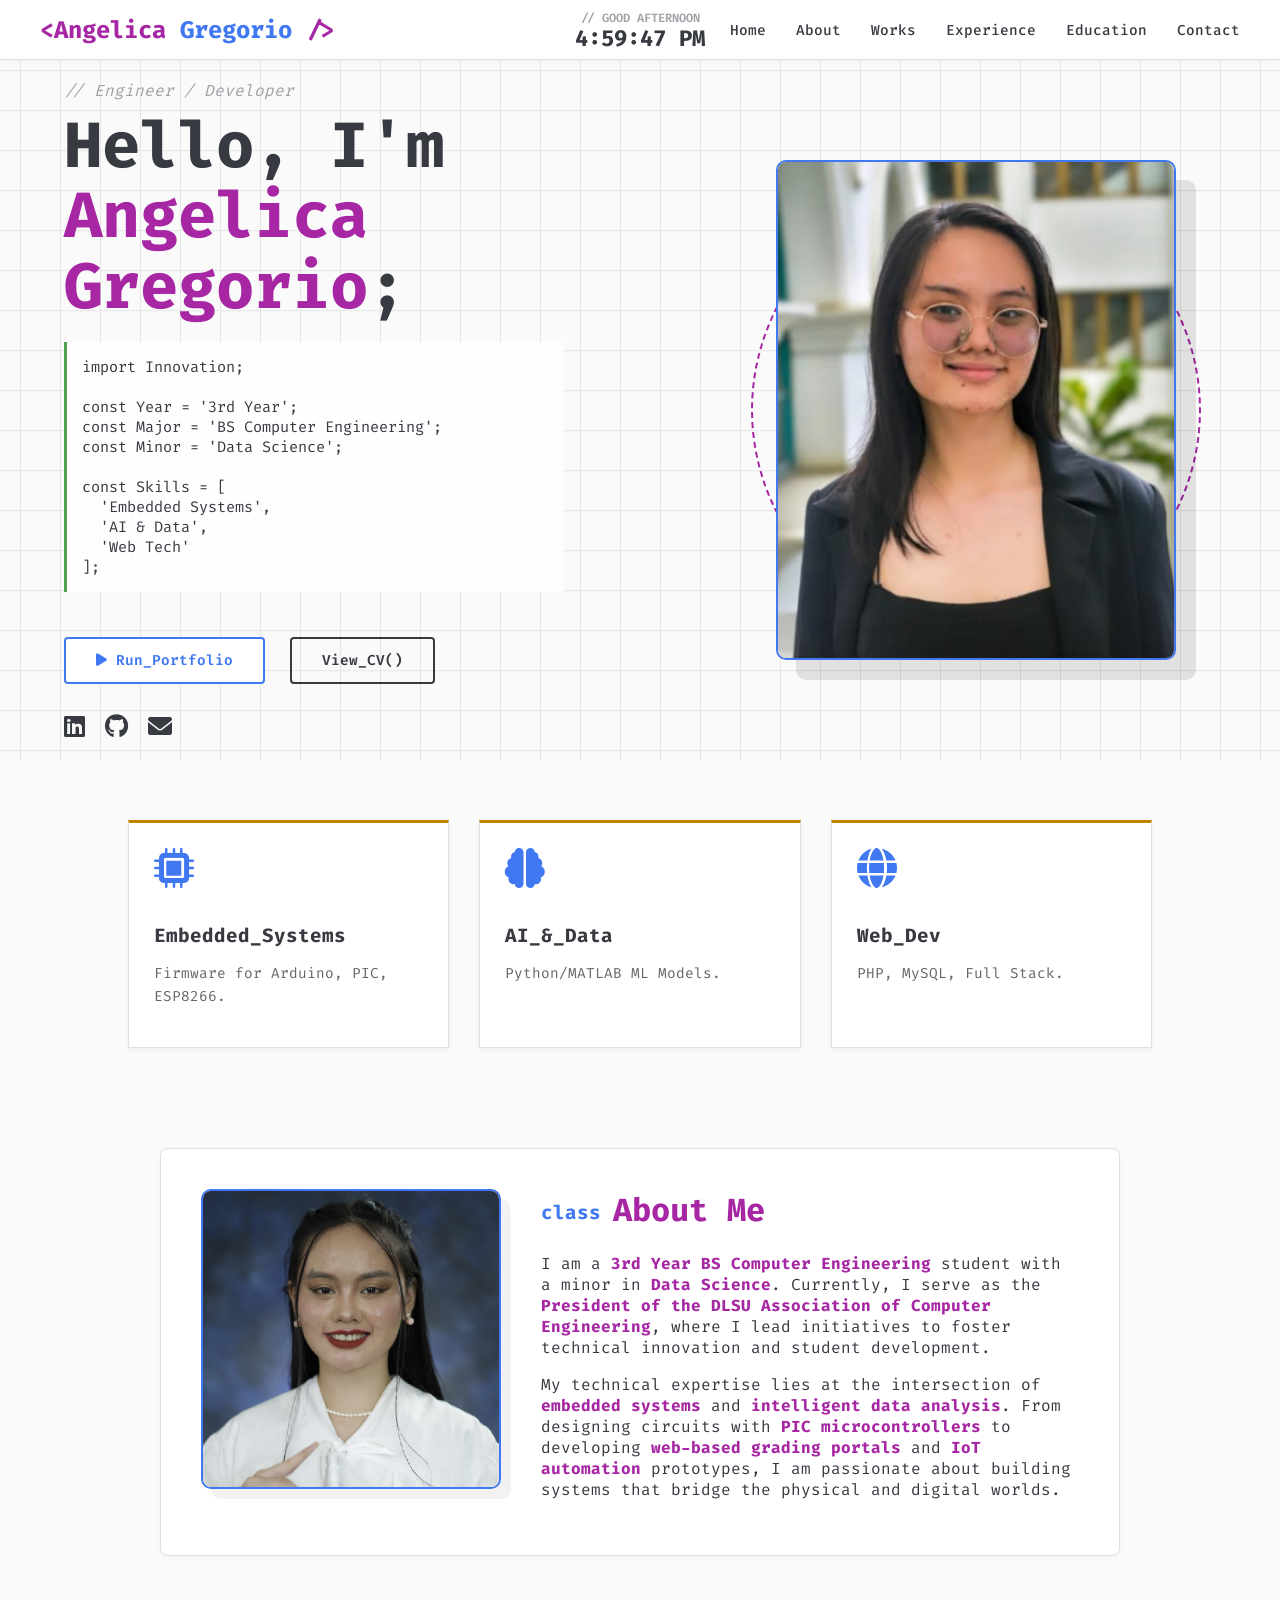
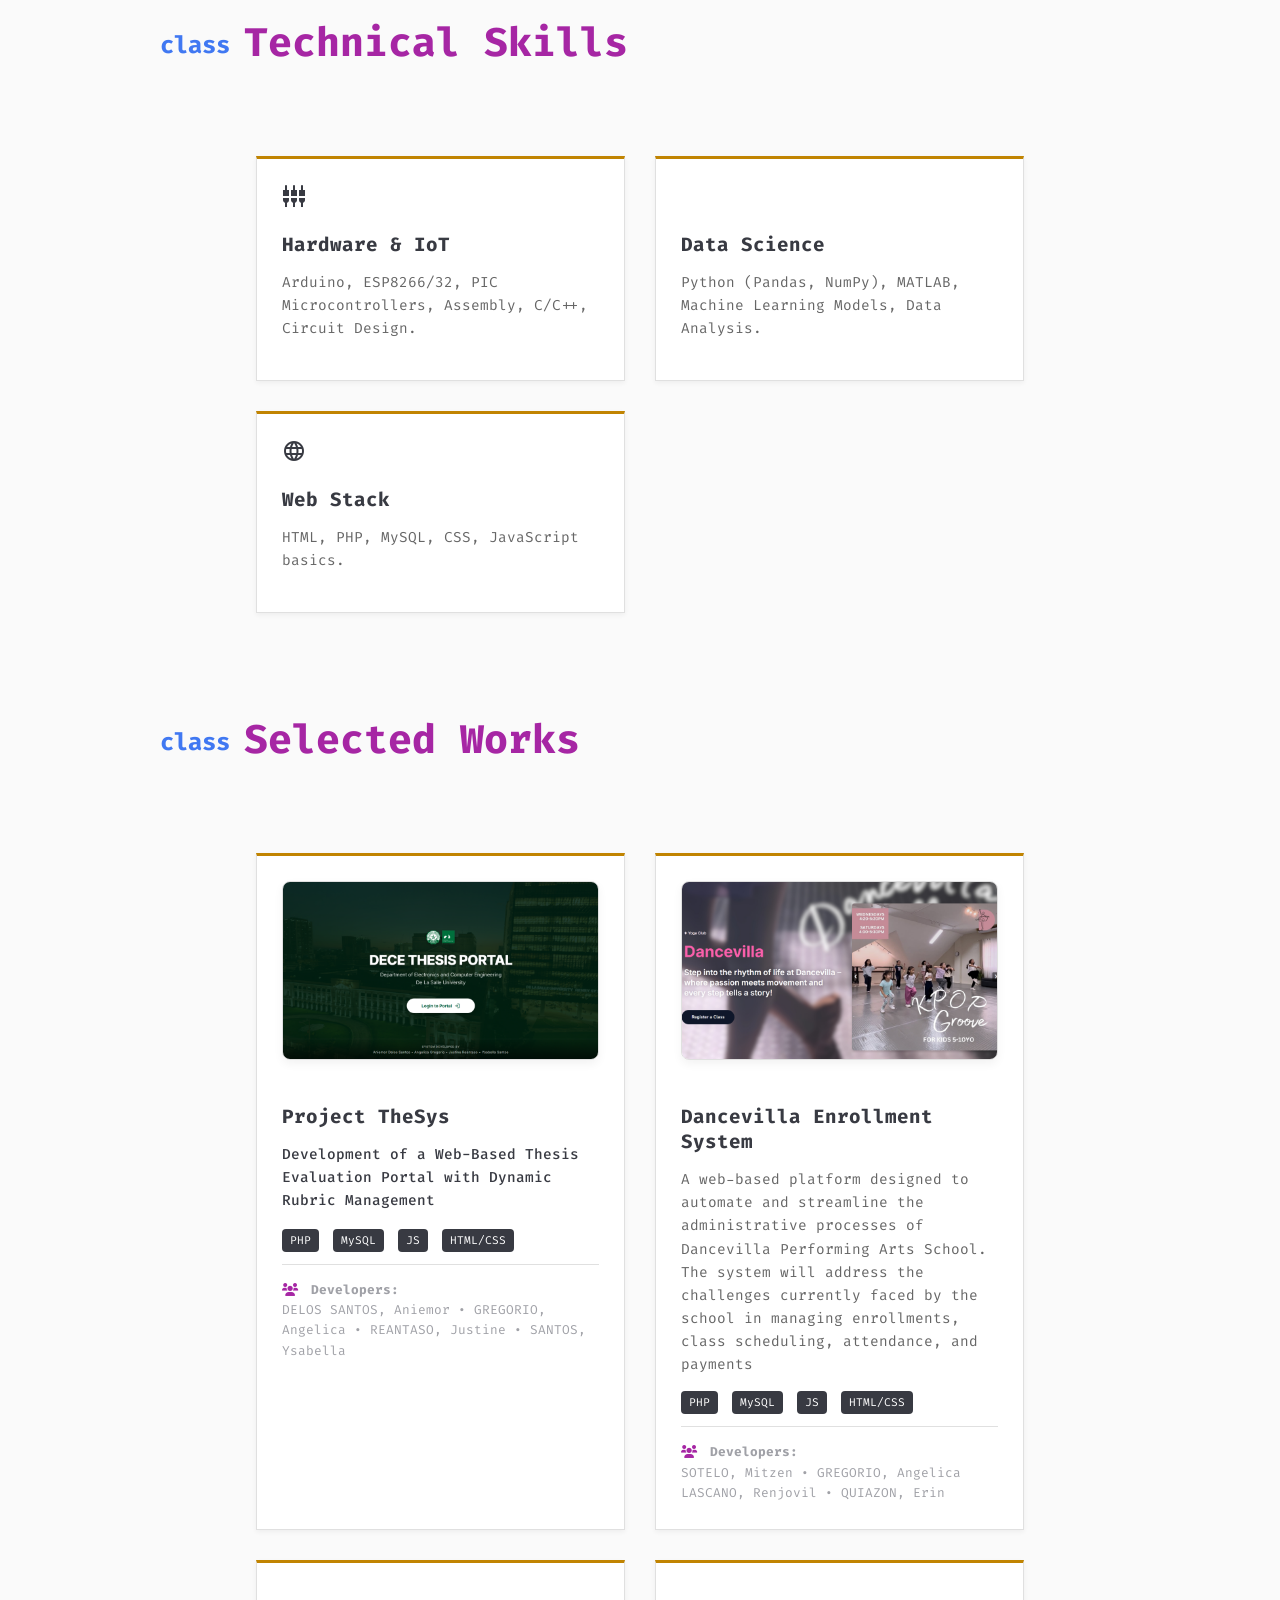
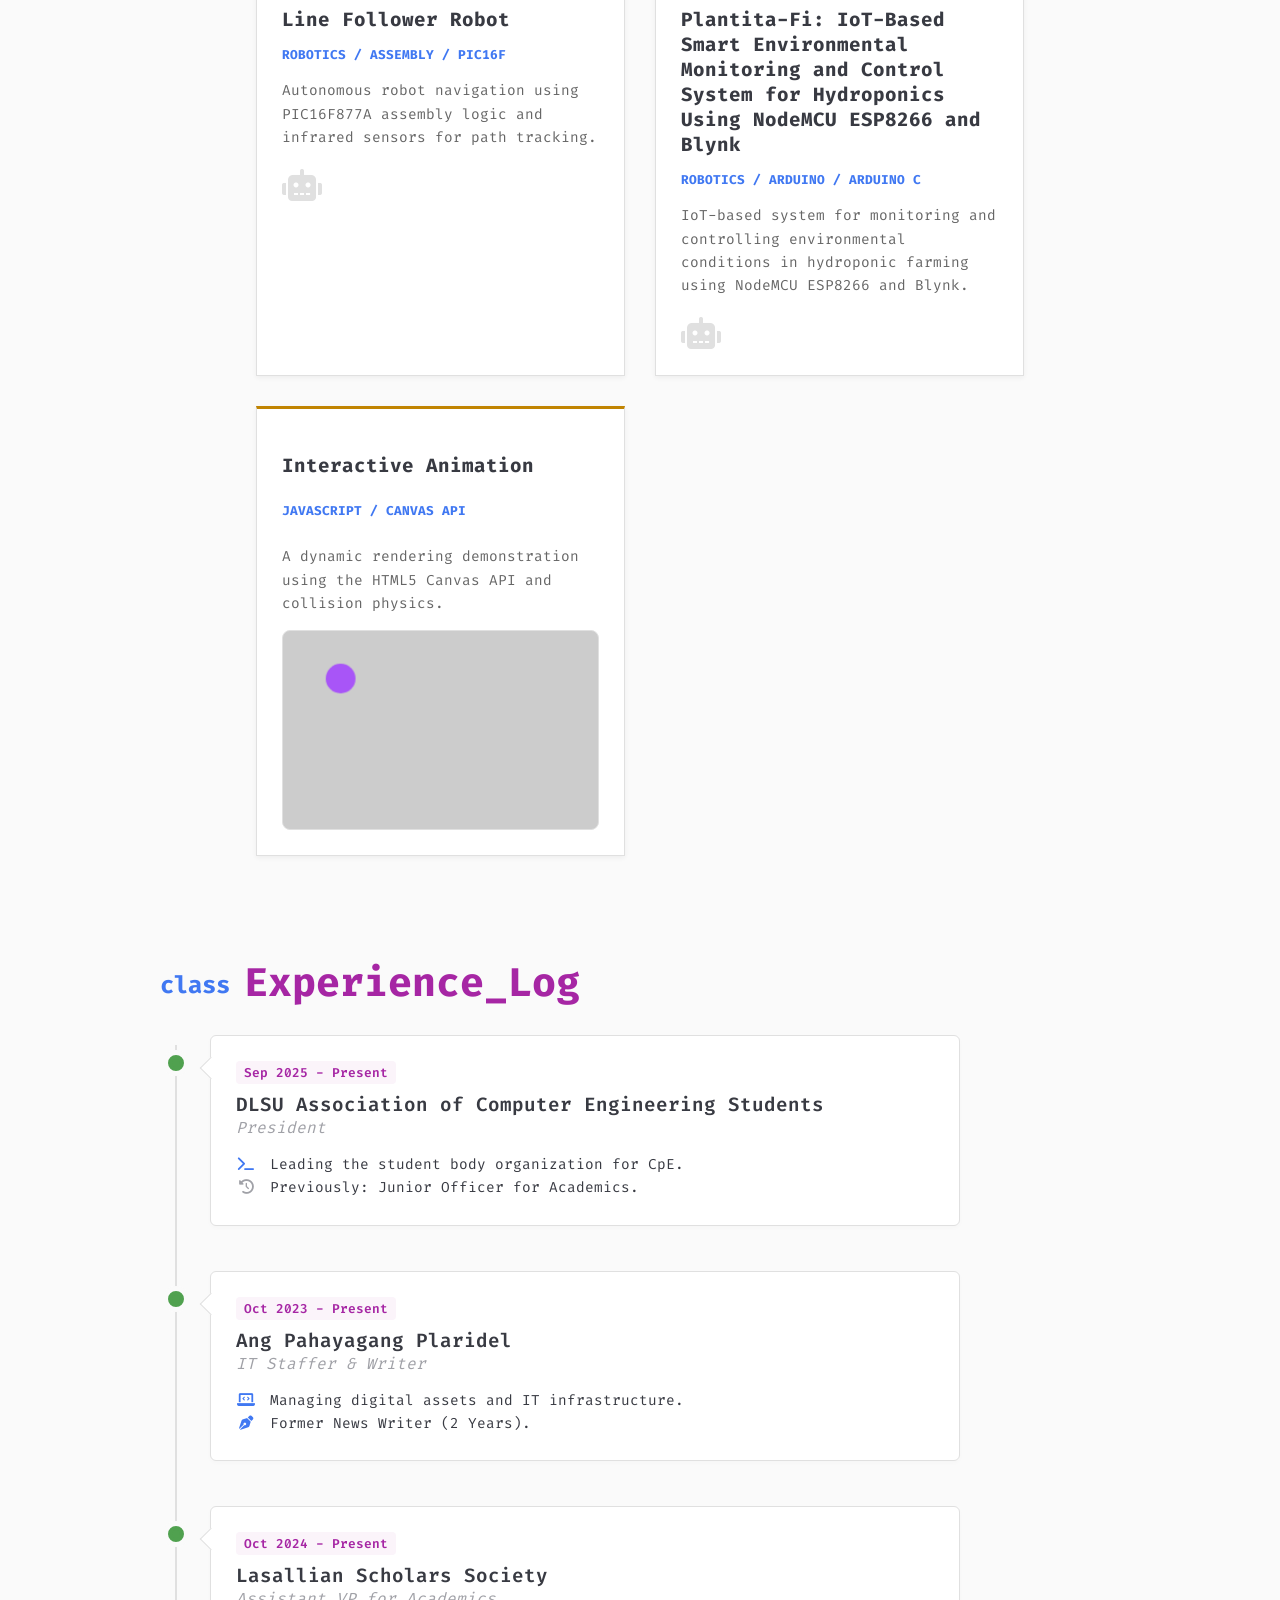
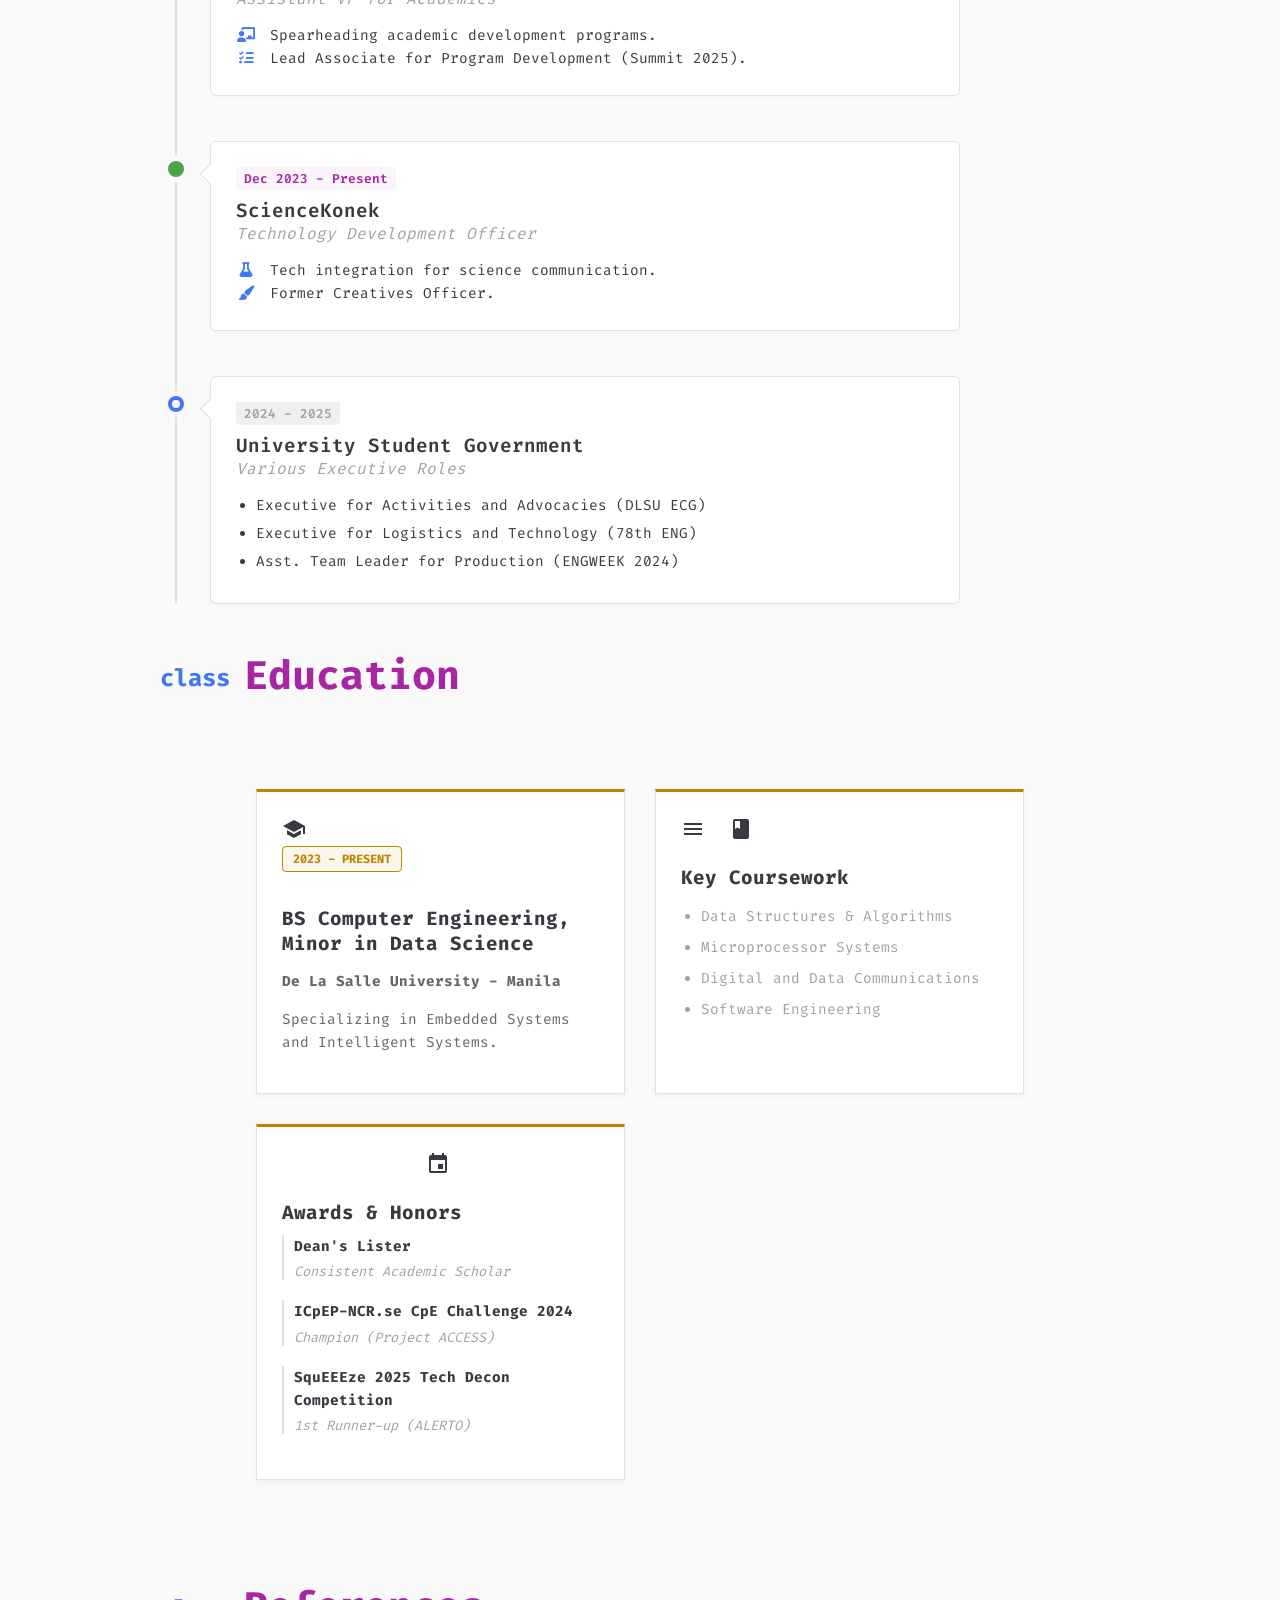
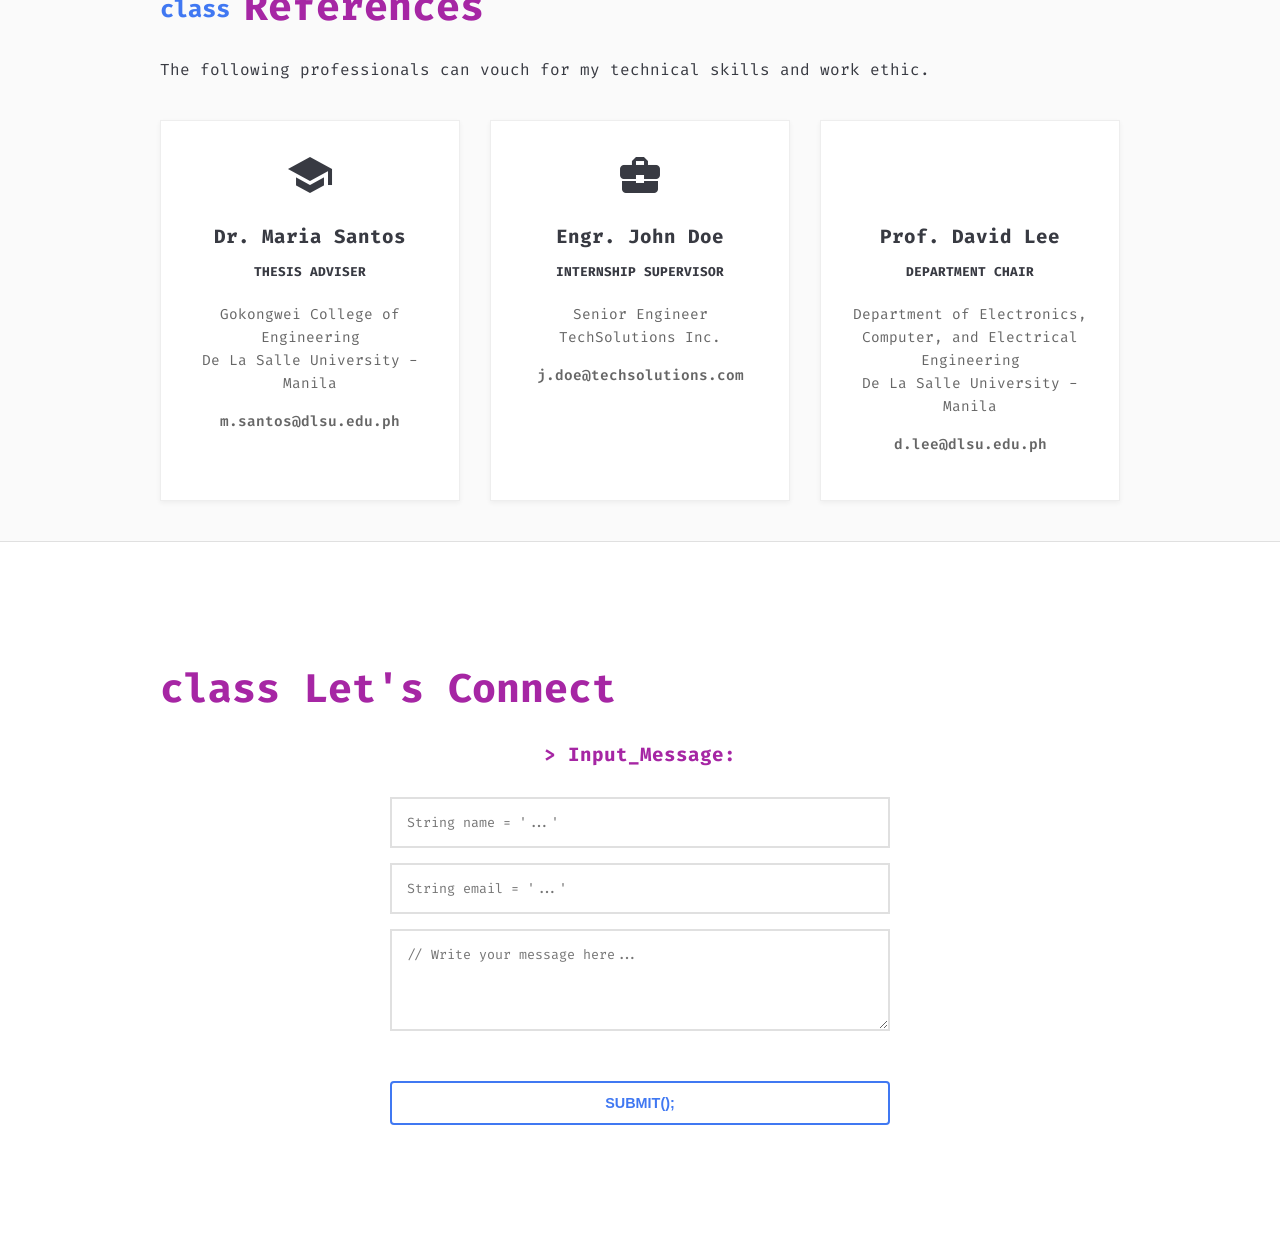
<file: index.html>
<!DOCTYPE html>
<html lang="en">

<head>
    <meta charset="UTF-8">
    <meta name="viewport" content="width=device-width, initial-scale=1.0">
    <title>Angelica Gregorio | Portfolio</title>
    <link rel="stylesheet" href="css/style.css">
</head>

<body class="main-scroller">

    <nav class="menu-body">
        
        <a href="#home" class="logo">&lt;Angelica <span>Gregorio</span> /&gt;</a>

        <div class="sidebar-status">
            <span id="greeting-display" class="status-greeting">// Loading...</span>
            <span id="clock-display" class="status-clock">00:00:00</span>
        </div>

        <ul class="nav-links">
            <li><a href="#home">Home</a></li>
            <li><a href="#about">About</a></li>
            <li><a href="#works">Works</a></li>
            <li><a href="#experience">Experience</a></li>
            <li><a href="#education">Education</a></li>
            <li><a href="#contact-section">Contact</a></li>
        </ul>
    </nav>

    <main class="content-area">

        <div id="home-content"></div>
        <div id="about-content"></div>
        <div id="works-content"></div>
        <div id="experience-content"></div>
        <div id="education-content"></div>
        <div id="references-content"></div>

        <div id="contact-section" class="contact-section">
            <div class="page-wrapper">
                <h1 id="connect-header" class="title">
                    <span class="keyword">class</span> Let's Connect
                </h1>
                <h3 class="contact-subtitle">
                    > Input_Message:
                </h3>

                <form id="personalForm" class="contact-form" action="https://formsubmit.co/gregorioangelica653@gmail.com" method="POST">
                    <input type="hidden" name="_subject" value="New Message from Portfolio">
                    <input type="hidden" name="_captcha" value="false">
                    <input type="text" id="userName" name="name" placeholder="String name = '...'" required />
                    <input type="email" id="userEmail" name="email" placeholder="String email = '...'" required />
                    <textarea id="userMsg" name="message" rows="4" placeholder="// Write your message here..." required></textarea>
                    <button type="submit" class="btn-black btn-block">SUBMIT();</button>
                </form>
            </div>
        </div>

    </main>

    <script src="js/animation.js"></script> 
    <script src="js/app.js"></script>
</body>
</html>
</file>
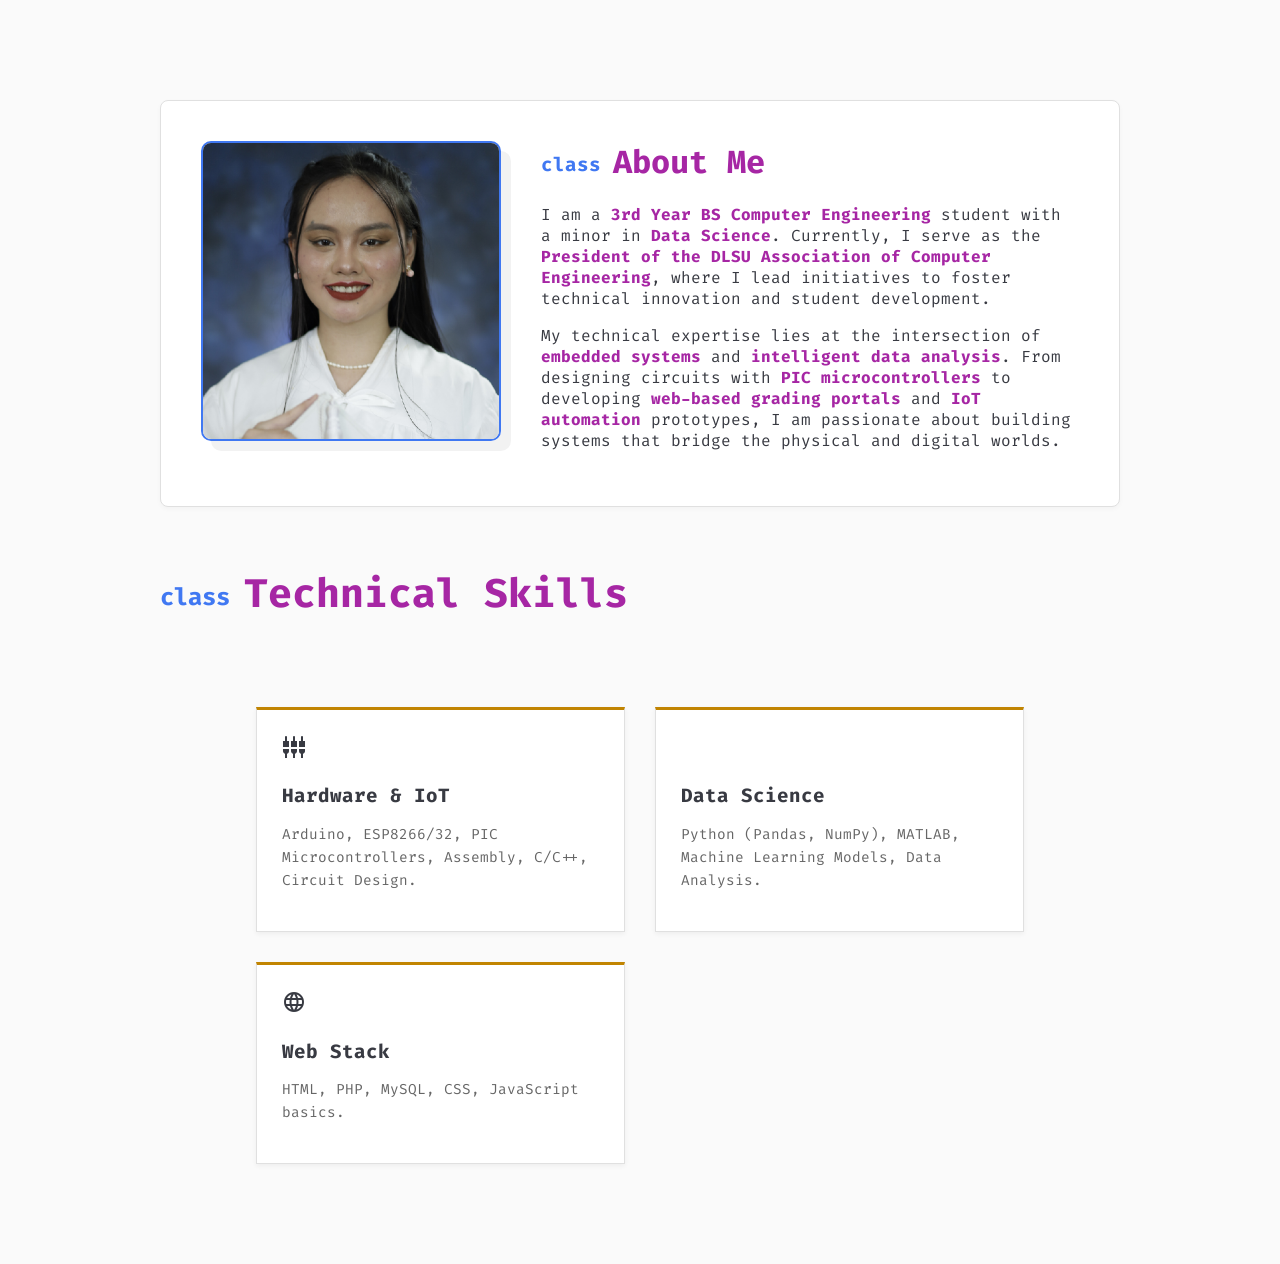
<file: about.html>
<!DOCTYPE html>
<html lang="en">
<head>
    <meta charset="UTF-8">
    <meta name="viewport" content="width=device-width, initial-scale=1.0">
    <title>Portfolio</title>
    <link rel="stylesheet" href="css/style.css">
    <link href="https://fonts.googleapis.com/icon?family=Material+Icons" rel="stylesheet">
</head>
<body>
    <div class="page-wrapper">
        
        <div class="about-section">
            <div class="about-image">
                <img src="img/grad-pic.png" alt="Profile Picture">
            </div>

            <div class="about-text">
                <h1 class="page-title">About Me</h1>
                <p>
                    I am a <strong>3rd Year BS Computer Engineering</strong> student with a minor in <strong>Data Science</strong>. 
                    Currently, I serve as the <strong>President of the DLSU Association of Computer Engineering</strong>, 
                    where I lead initiatives to foster technical innovation and student development.
                </p>
                <p>
                    My technical expertise lies at the intersection of <strong>embedded systems</strong> and <strong>intelligent data analysis</strong>. 
                    From designing circuits with <strong>PIC microcontrollers</strong> to developing <strong>web-based grading portals</strong> and 
                    <strong>IoT automation</strong> prototypes, I am passionate about building systems that bridge the physical and digital worlds.
                </p>
            </div>
        </div>

        <h1 class="page-title">Technical Skills</h1>
        
        <div class="services-section">
            
            <div class="service-item">
                <div class="icon-box">
                    <span class="material-icons">settings_input_component</span>
                </div>
                <h3>Hardware & IoT</h3>
                <p>Arduino, ESP8266/32, PIC Microcontrollers, Assembly, C/C++, Circuit Design.</p>
            </div>

            <div class="service-item">
                <div class="icon-box">
                    <span class="material-icons">analytics</span>
                </div>
                <h3>Data Science</h3>
                <p>Python (Pandas, NumPy), MATLAB, Machine Learning Models, Data Analysis.</p>
            </div>

            <div class="service-item">
                <div class="icon-box">
                    <span class="material-icons">language</span>
                </div>
                <h3>Web Stack</h3>
                <p>HTML, PHP, MySQL, CSS, JavaScript basics.</p>
            </div>

        </div>
    </div>
</body>
</html>
</file>
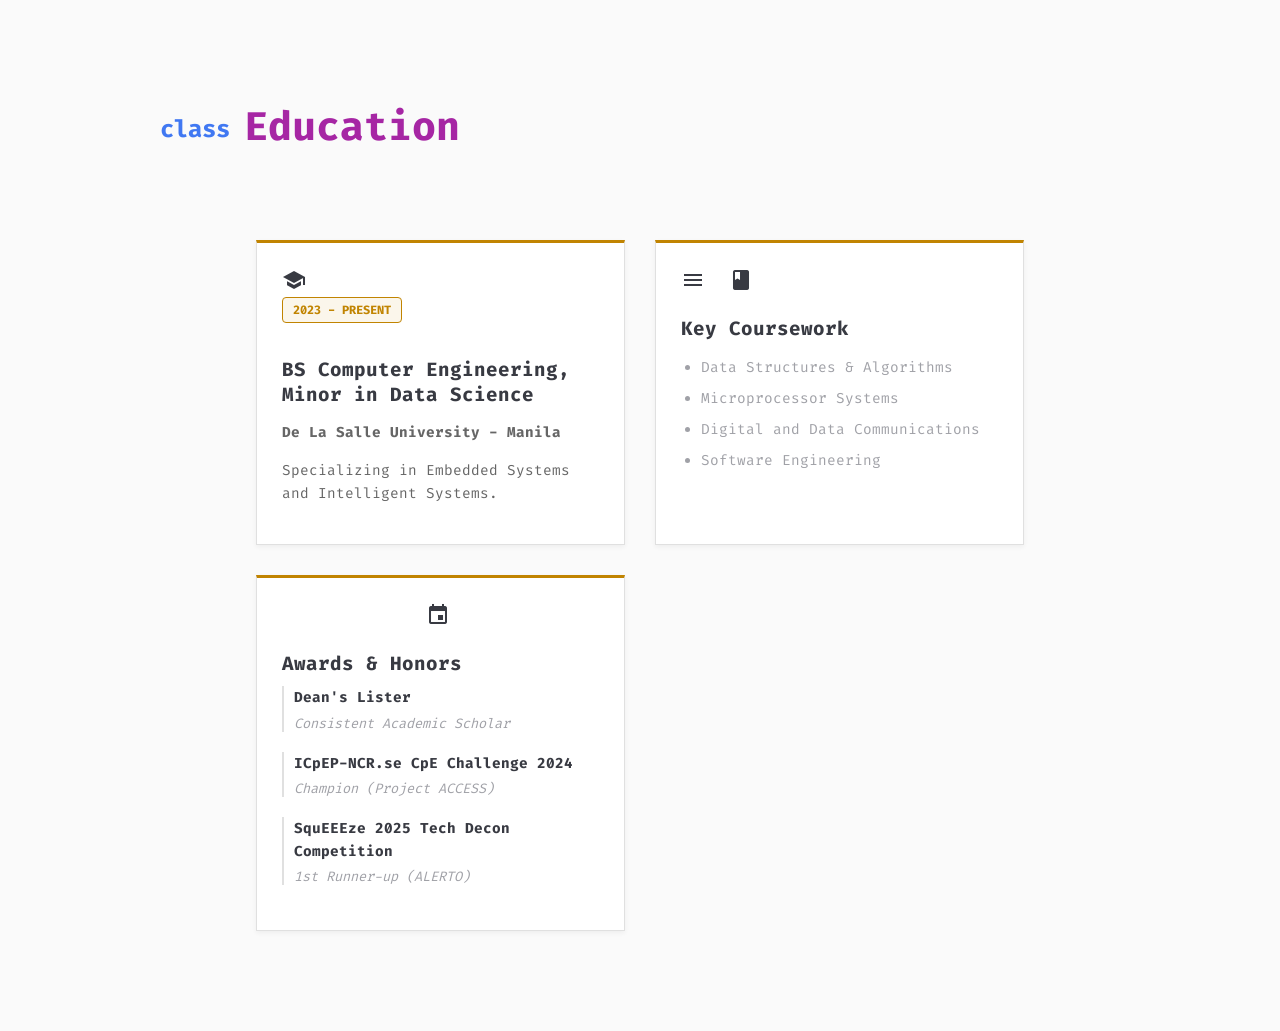
<file: education.html>
<!DOCTYPE html>
<html lang="en">
<head>
    <meta charset="UTF-8">
    <meta name="viewport" content="width=device-width, initial-scale=1.0">
    <title>Education</title>
    <link rel="stylesheet" href="css/style.css">
    <link href="https://fonts.googleapis.com/icon?family=Material+Icons" rel="stylesheet">
</head>
<body>
    <div class="page-wrapper">
        <h1 class="page-title">Education</h1>
        
        <div class="services-section">
            
            <div class="service-item relative-item">
                <div class="icon-box">
                    <span class="material-icons">school</span>
                </div>
                <span class="date-badge">2023 - PRESENT</span>
                
                <h3>BS Computer Engineering, Minor in Data Science</h3>
                <p class="highlight-text">De La Salle University - Manila</p>
                <p>Specializing in Embedded Systems and Intelligent Systems.</p>
            </div>

            <div class="service-item">
                <div class="icon-box">
                    <span class="material-icons">menu_book</span>
                </div>
                <h3>Key Coursework</h3>
                <ul class="course-list">
                    <li>Data Structures & Algorithms</li>
                    <li>Microprocessor Systems</li>
                    <li>Digital and Data Communications</li>
                    <li>Software Engineering</li>
                </ul>
            </div>

            <div class="service-item">
                <div class="icon-box">
                    <span class="material-icons">emoji_events</span>
                </div>
                <h3>Awards & Honors</h3>
                
                <div class="award-item">
                    <p><strong>Dean's Lister</strong></p>
                    <span class="award-meta">Consistent Academic Scholar</span>
                </div>
                
                <div class="award-item">
                    <p><strong>ICpEP-NCR.se CpE Challenge 2024</strong></p>
                    <span class="award-meta">Champion (Project ACCESS)</span>
                </div>

                <div class="award-item">
                    <p><strong>SquEEEze 2025 Tech Decon Competition</strong></p>
                    <span class="award-meta">1st Runner-up (ALERTO)</span>
                </div>
            </div>

        </div>
    </div>
</body>
</html>
</file>
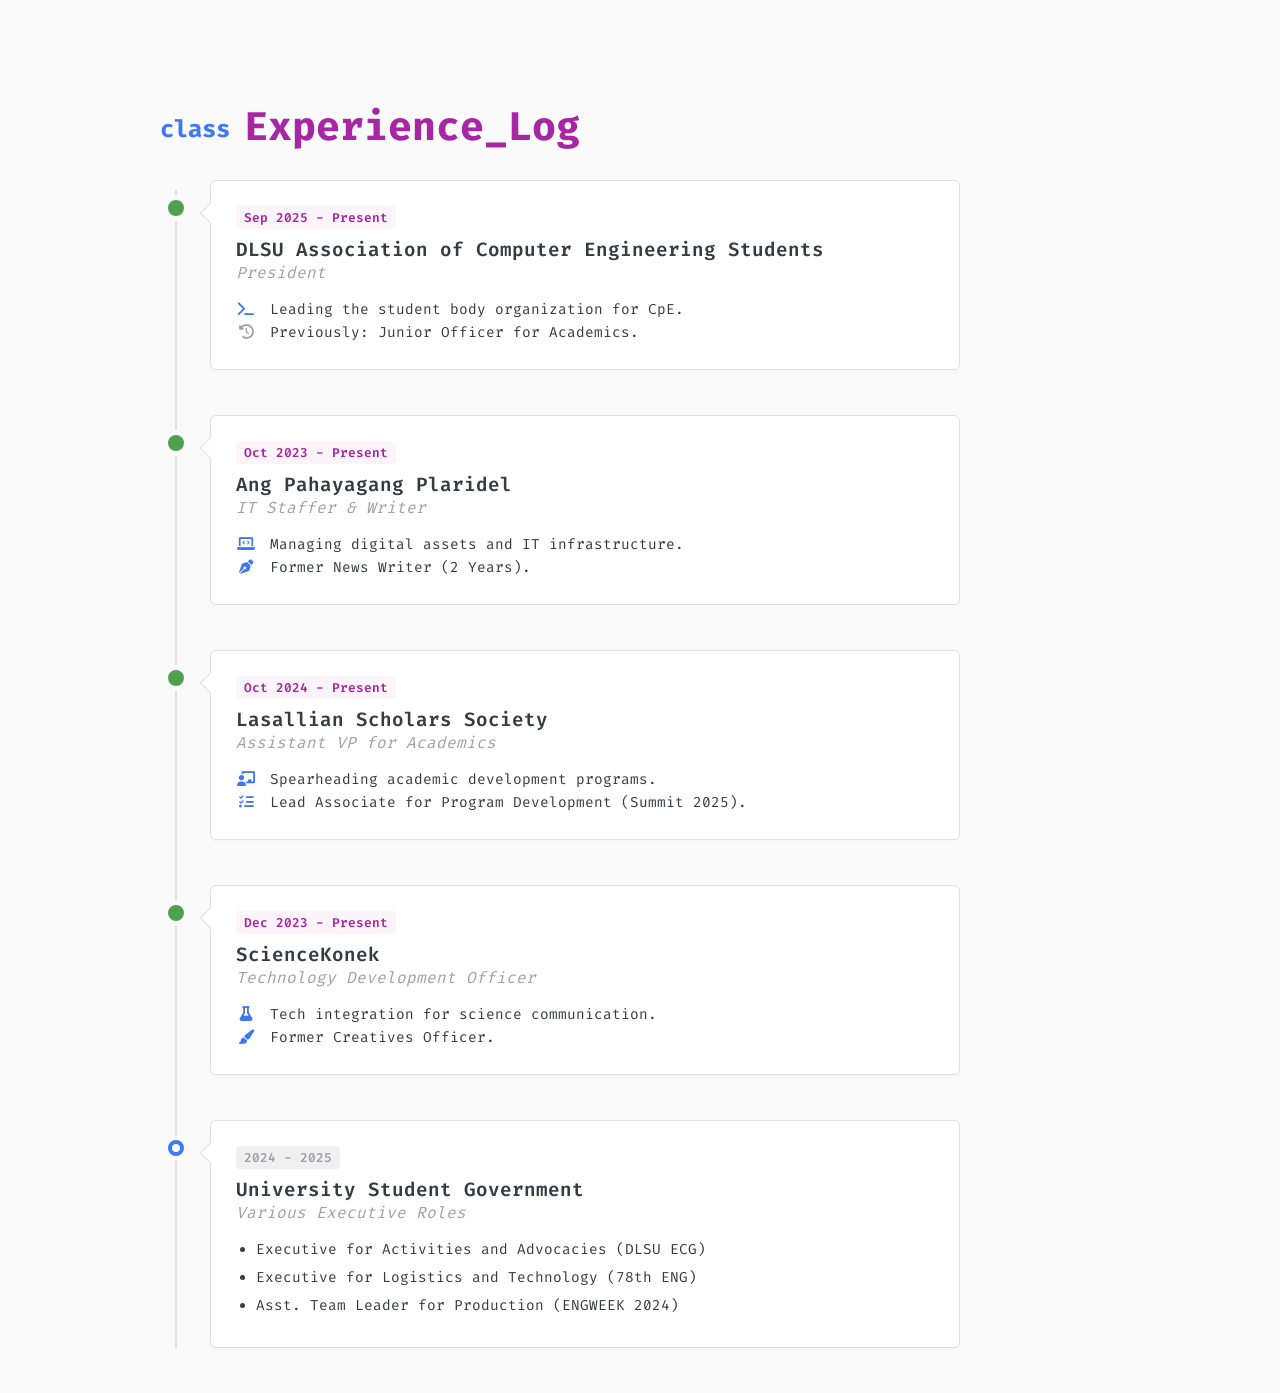
<file: experience.html>
<!DOCTYPE html>
<html lang="en">
<head>
    <meta charset="UTF-8">
    <meta name="viewport" content="width=device-width, initial-scale=1.0">
    <title>Experience Log</title>
    <link rel="stylesheet" href="css/style.css">
    <link rel="stylesheet" href="https://cdnjs.cloudflare.com/ajax/libs/font-awesome/6.0.0/css/all.min.css">
</head>

<body>
    <div class="page-wrapper">
        <h1 class="page-title">Experience_Log</h1>

        <div class="timeline-container">

            <div class="timeline-item present">
                <div class="timeline-marker"></div>
                <div class="timeline-card">
                    <span class="timeline-date">Sep 2025 - Present</span>
                    <h3 class="timeline-org">DLSU Association of Computer Engineering Students</h3>
                    <div class="timeline-role">President</div>
                    <div class="timeline-desc">
                        <i class="fas fa-terminal"></i> Leading the student body organization for CpE.<br>
                        <i class="fas fa-history muted-icon"></i> Previously: Junior Officer for Academics.
                    </div>
                </div>
            </div>

            <div class="timeline-item present">
                <div class="timeline-marker"></div>
                <div class="timeline-card">
                    <span class="timeline-date">Oct 2023 - Present</span>
                    <h3 class="timeline-org">Ang Pahayagang Plaridel</h3>
                    <div class="timeline-role">IT Staffer & Writer</div>
                    <div class="timeline-desc">
                        <i class="fas fa-laptop-code"></i> Managing digital assets and IT infrastructure.<br>
                        <i class="fas fa-pen-nib"></i> Former News Writer (2 Years).
                    </div>
                </div>
            </div>

            <div class="timeline-item present">
                <div class="timeline-marker"></div>
                <div class="timeline-card">
                    <span class="timeline-date">Oct 2024 - Present</span>
                    <h3 class="timeline-org">Lasallian Scholars Society</h3>
                    <div class="timeline-role">Assistant VP for Academics</div>
                    <div class="timeline-desc">
                        <i class="fas fa-chalkboard-teacher"></i> Spearheading academic development programs.<br>
                        <i class="fas fa-tasks"></i> Lead Associate for Program Development (Summit 2025).
                    </div>
                </div>
            </div>

            <div class="timeline-item present">
                <div class="timeline-marker"></div>
                <div class="timeline-card">
                    <span class="timeline-date">Dec 2023 - Present</span>
                    <h3 class="timeline-org">ScienceKonek</h3>
                    <div class="timeline-role">Technology Development Officer</div>
                    <div class="timeline-desc">
                        <i class="fas fa-flask"></i> Tech integration for science communication.<br>
                        <i class="fas fa-paint-brush"></i> Former Creatives Officer.
                    </div>
                </div>
            </div>

            <div class="timeline-item">
                <div class="timeline-marker"></div>
                <div class="timeline-card">
                    <span class="timeline-date past-date">2024 - 2025</span>
                    <h3 class="timeline-org">University Student Government</h3>
                    <div class="timeline-role">Various Executive Roles</div>
                    <div class="timeline-desc">
                        <ul class="timeline-list">
                            <li>Executive for Activities and Advocacies (DLSU ECG)</li>
                            <li>Executive for Logistics and Technology (78th ENG)</li>
                            <li>Asst. Team Leader for Production (ENGWEEK 2024)</li>
                        </ul>
                    </div>
                </div>
            </div>

        </div>
    </div>
</body>
</html>
</file>
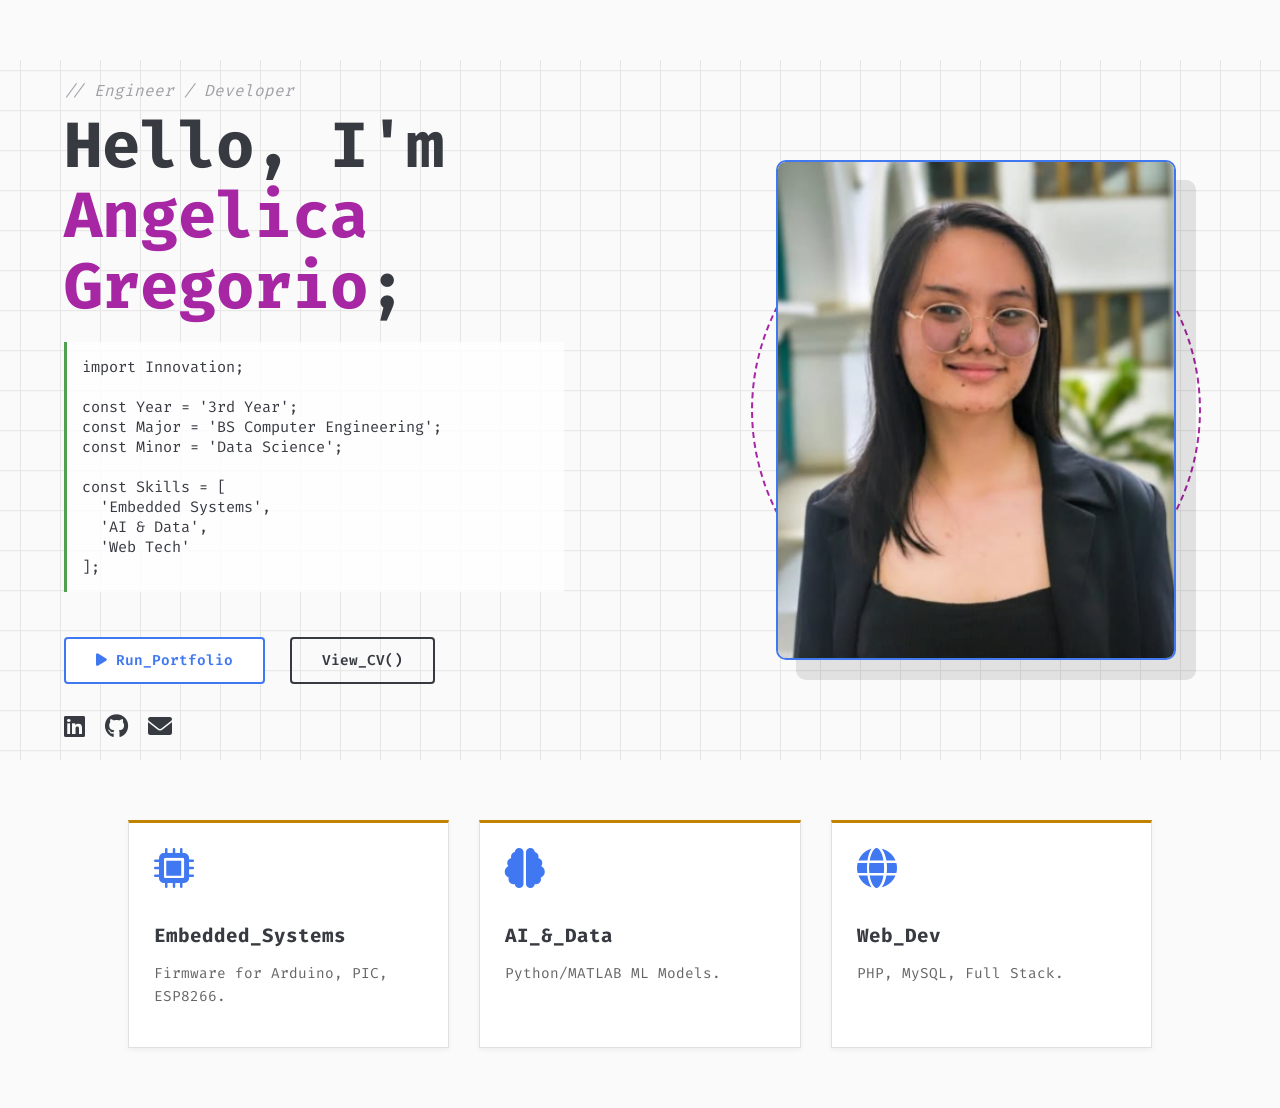
<file: home.html>
<!doctype html>
<html lang="en">

<head>
    <meta charset="UTF-8" />
    <meta name="viewport" content="width=device-width, initial-scale=1.0" />
    <title>Portfolio - Home</title>
    <link rel="stylesheet" href="css/style.css" />
    <link rel="stylesheet" href="https://cdnjs.cloudflare.com/ajax/libs/font-awesome/6.0.0/css/all.min.css" />
</head>

<body>
    <div class="hero-container">
        <div class="hero-text">
            <span class="hero-subtitle">// Engineer / Developer</span>

            <h1 class="hero-title">
                Hello, I'm <br />
                <span>Angelica Gregorio</span>;
            </h1>

            <p class="hero-desc">
                <span class="code-keyword">import</span>
                Innovation;<br />
                <br />
                <span class="code-var">const</span> Year =
                <span class="code-string">'3rd Year'</span>;<br />
                <span class="code-var">const</span> Major =
                <span class="code-string">'BS Computer Engineering'</span>;<br />
                <span class="code-var">const</span> Minor =
                <span class="code-string">'Data Science'</span>;<br />
                <br />
                <span class="code-var">const</span> Skills = [<br />
                &nbsp;&nbsp;<span class="code-string">'Embedded Systems'</span>,<br />
                &nbsp;&nbsp;<span class="code-string">'AI & Data'</span>,<br />
                &nbsp;&nbsp;<span class="code-string">'Web Tech'</span><br />
                ];
            </p>

            <div class="hero-buttons">
                <a href="works.html" target="_parent" class="btn-black">
                    <i class="fas fa-play"></i> Run_Portfolio
                </a>
                <a href="cv.html" target="_blank" class="btn-outline"> View_CV() </a>
            </div>

            <div class="social-links">
                <a href="https://www.linkedin.com/in/angelica-gregorio/" target="_blank" rel="noopener noreferrer">
                    <i class="fab fa-linkedin"></i>
                </a>

                <a href="https://github.com/angelica-gregorio" target="_blank" rel="noopener noreferrer">
                    <i class="fab fa-github"></i>
                </a>

                <a href="mailto:angelica_g_gregorio@dlsu.edu.ph">
                    <i class="fas fa-envelope"></i>
                </a>
            </div>
        </div>

        <div class="hero-image-wrapper">
            <div class="violet-blob"></div>
            <img src="img/profile.png" class="profile-img" alt="Angelica Gregorio" />
        </div>
    </div>

    <div class="services-section">
        <div class="service-item">
            <div class="icon-box"><i class="fas fa-microchip"></i></div>
            <h3>Embedded_Systems</h3>
            <p>Firmware for Arduino, PIC, ESP8266.</p>
        </div>
        <div class="service-item">
            <div class="icon-box"><i class="fas fa-brain"></i></div>
            <h3>AI_&_Data</h3>
            <p>Python/MATLAB ML Models.</p>
        </div>
        <div class="service-item">
            <div class="icon-box"><i class="fas fa-globe"></i></div>
            <h3>Web_Dev</h3>
            <p>PHP, MySQL, Full Stack.</p>
        </div>
    </div>
</body>

</html>
</file>
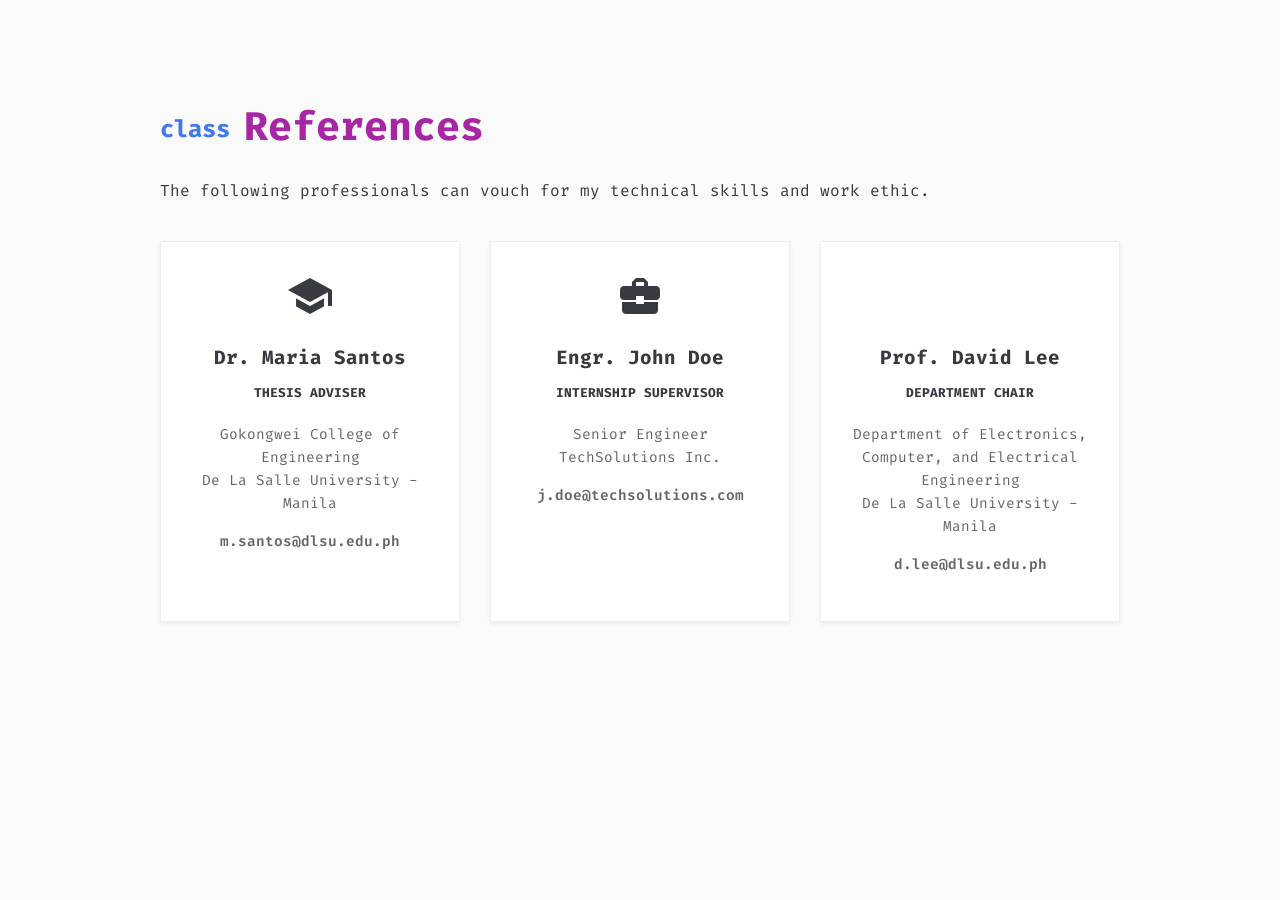
<file: references.html>
<!DOCTYPE html>
<html lang="en">
<head>
    <link rel="stylesheet" href="css/style.css">
</head>
<body>
    <div class="page-wrapper">
        <h1 class="page-title">References</h1>
        <p style="margin-bottom: 40px; color: var(--text-gray);">The following professionals can vouch for my technical skills and work ethic.</p>
        
        <div class="services-section" style="padding: 0;">
            
            <div class="service-item" style="border: 1px solid #eee; padding: 30px; text-align: center;">
                <div class="icon-box" style="margin-bottom: 20px;">
                    <span class="material-icons" style="font-size: 3rem; color: var(--text-black);">school</span>
                </div>
                <h3 style="margin-bottom: 5px;">Dr. Maria Santos</h3>
                <p style="color: var(--accent-yellow); font-weight: bold; font-size: 0.8rem; text-transform: uppercase; margin-bottom: 20px;">Thesis Adviser</p>
                <p style="font-size: 0.9rem;">
                    Gokongwei College of Engineering<br>
                    De La Salle University - Manila
                </p>
                <p style="margin-top: 15px; font-weight: 600;">m.santos@dlsu.edu.ph</p>
            </div>

            <div class="service-item" style="border: 1px solid #eee; padding: 30px; text-align: center;">
                <div class="icon-box" style="margin-bottom: 20px;">
                    <span class="material-icons" style="font-size: 3rem; color: var(--text-black);">business_center</span>
                </div>
                <h3 style="margin-bottom: 5px;">Engr. John Doe</h3>
                <p style="color: var(--accent-yellow); font-weight: bold; font-size: 0.8rem; text-transform: uppercase; margin-bottom: 20px;">Internship Supervisor</p>
                <p style="font-size: 0.9rem;">
                    Senior Engineer<br>
                    TechSolutions Inc.
                </p>
                <p style="margin-top: 15px; font-weight: 600;">j.doe@techsolutions.com</p>
            </div>

            <div class="service-item" style="border: 1px solid #eee; padding: 30px; text-align: center;">
                <div class="icon-box" style="margin-bottom: 20px;">
                    <span class="material-icons" style="font-size: 3rem; color: var(--text-black);">badge</span>
                </div>
                <h3 style="margin-bottom: 5px;">Prof. David Lee</h3>
                <p style="color: var(--accent-yellow); font-weight: bold; font-size: 0.8rem; text-transform: uppercase; margin-bottom: 20px;">Department Chair</p>
                <p style="font-size: 0.9rem;">
                    Department of Electronics, Computer, and Electrical Engineering<br>
                    De La Salle University - Manila
                </p>
                <p style="margin-top: 15px; font-weight: 600;">d.lee@dlsu.edu.ph</p>
            </div>

        </div>
    </div>
</body>
</html>
</file>
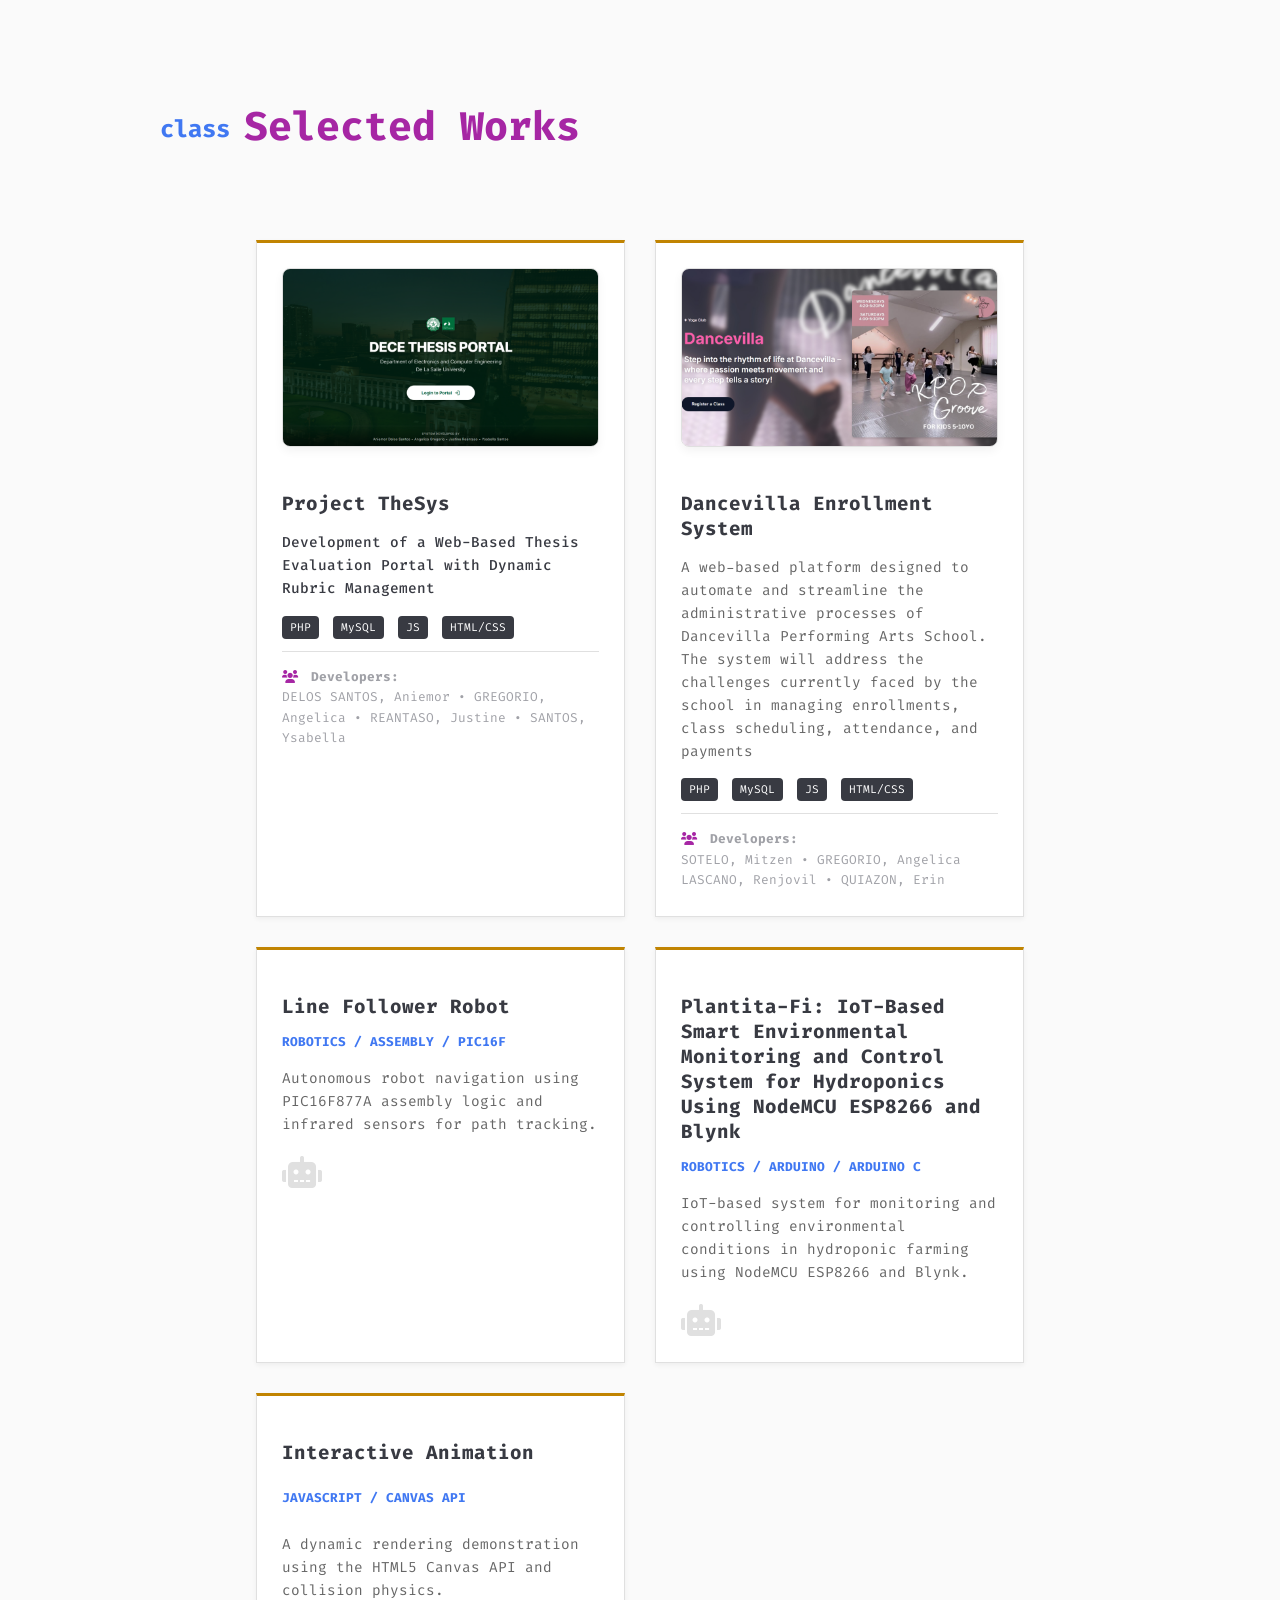
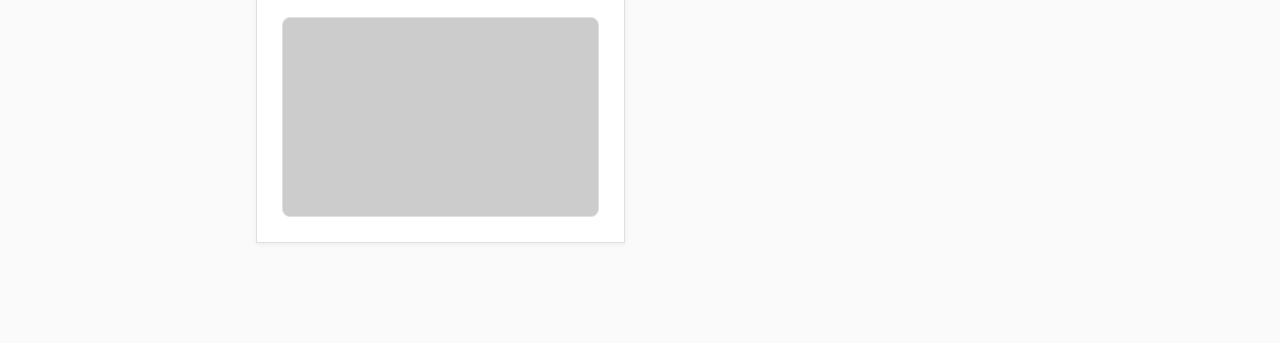
<file: works.html>
<!DOCTYPE html>
<html lang="en">
<head>
    <link rel="stylesheet" href="css/style.css">
    <link rel="stylesheet" href="https://cdnjs.cloudflare.com/ajax/libs/font-awesome/6.0.0/css/all.min.css">
</head>
<body>
    <div class="page-wrapper">
        <h1 class="page-title">Selected Works</h1>
        
        <div class="services-section" style="grid-template-columns: repeat(auto-fit, minmax(350px, 1fr));">
            
            <div class="service-item" style="background: var(--bg-card); padding: 25px;">
                <img src="img/dece-thesys.png" alt="Project TheSys Interface" style="width: 100%; height: auto; border-radius: 8px; margin-bottom: 20px; border: 1px solid var(--border); box-shadow: 0 4px 10px rgba(0,0,0,0.05);">
                
                <h3>Project TheSys</h3>
                <p style="font-size: 0.9rem; color: var(--text-main); margin-bottom: 15px; font-weight: 500;">
                    Development of a Web-Based Thesis Evaluation Portal with Dynamic Rubric Management
                </p>

                <div style="margin-bottom: 15px;">
                    <span style="background: var(--text-main); color: white; padding: 4px 8px; font-size: 0.7rem; border-radius: 4px; margin-right: 4px;">PHP</span>
                    <span style="background: var(--text-main); color: white; padding: 4px 8px; font-size: 0.7rem; border-radius: 4px; margin-right: 4px;">MySQL</span>
                    <span style="background: var(--text-main); color: white; padding: 4px 8px; font-size: 0.7rem; border-radius: 4px; margin-right: 4px;">JS</span>
                    <span style="background: var(--text-main); color: white; padding: 4px 8px; font-size: 0.7rem; border-radius: 4px;">HTML/CSS</span>
                </div>

                <div style="border-top: 1px solid var(--border); padding-top: 15px; font-size: 0.8rem; color: var(--text-comment); line-height: 1.6;">
                    <strong><i class="fas fa-users" style="color: var(--accent-purple); margin-right: 5px;"></i> Developers:</strong><br>
                    DELOS SANTOS, Aniemor • GREGORIO, Angelica • REANTASO, Justine • SANTOS, Ysabella
                </div>
            </div>

            <div class="service-item" style="background: var(--bg-card); padding: 25px;">
                <img src="img/dancevilla.png" alt="Dancevilla Interface" style="width: 100%; height: auto; border-radius: 8px; margin-bottom: 20px; border: 1px solid var(--border); box-shadow: 0 4px 10px rgba(0,0,0,0.05);">

                <h3>Dancevilla Enrollment System</h3>
    
                <p>A web-based platform designed to automate and streamline the administrative processes of Dancevilla Performing Arts School. The system will address the challenges currently faced by the school in managing enrollments, class scheduling, attendance, and payments</p>
                 <div style="margin-bottom: 15px;">
                    <span style="background: var(--text-main); color: white; padding: 4px 8px; font-size: 0.7rem; border-radius: 4px; margin-right: 4px;">PHP</span>
                    <span style="background: var(--text-main); color: white; padding: 4px 8px; font-size: 0.7rem; border-radius: 4px; margin-right: 4px;">MySQL</span>
                    <span style="background: var(--text-main); color: white; padding: 4px 8px; font-size: 0.7rem; border-radius: 4px; margin-right: 4px;">JS</span>
                    <span style="background: var(--text-main); color: white; padding: 4px 8px; font-size: 0.7rem; border-radius: 4px;">HTML/CSS</span>
                </div>

                <div style="border-top: 1px solid var(--border); padding-top: 15px; font-size: 0.8rem; color: var(--text-comment); line-height: 1.6;">
                    <strong><i class="fas fa-users" style="color: var(--accent-purple); margin-right: 5px;"></i> Developers:</strong><br>
                    SOTELO, Mitzen • GREGORIO, Angelica<br>
                    LASCANO, Renjovil • QUIAZON, Erin
                </div>
            </div>

            <div class="service-item" style="background: var(--bg-card); padding: 25px;">
                <h3>Line Follower Robot</h3>
                <p style="color: var(--accent-blue); font-weight: bold; font-size: 0.8rem; margin-bottom: 10px;">ROBOTICS / ASSEMBLY / PIC16F</p>
                <p>Autonomous robot navigation using PIC16F877A assembly logic and infrared sensors for path tracking.</p>
                <div style="margin-top: 20px;">
                    <i class="fas fa-robot" style="font-size: 2rem; color: var(--border);"></i>
                </div>
            </div>

             <div class="service-item" style="background: var(--bg-card); padding: 25px;">
                <h3>Plantita-Fi: IoT-Based Smart Environmental Monitoring and Control System for Hydroponics Using NodeMCU ESP8266 and Blynk</h3>
                <p style="color: var(--accent-blue); font-weight: bold; font-size: 0.8rem; margin-bottom: 10px;">ROBOTICS / ARDUINO / ARDUINO C</p>
                <p>IoT-based system for monitoring and controlling environmental conditions in hydroponic farming using NodeMCU ESP8266 and Blynk.</p>
                <div style="margin-top: 20px;">
                    <i class="fas fa-robot" style="font-size: 2rem; color: var(--border);"></i>
                </div>
            </div>

            <div class="service-item" style="background: var(--bg-card); padding: 25px; display: flex; flex-direction: column;">
                <h3>Interactive Animation</h3>
                <p style="color: var(--accent-blue); font-weight: bold; font-size: 0.8rem; margin-bottom: 10px;">JAVASCRIPT / CANVAS API</p>
                <p style="margin-bottom: 15px;">A dynamic rendering demonstration using the HTML5 Canvas API and collision physics.</p>
                
                <div style="flex-grow: 1; border: 1px solid var(--border); border-radius: 8px; overflow: hidden; background: rgba(0,0,0,0.2); min-height: 200px; height: 200px;">
    <canvas id="bounceCanvas" style="display: block; width: 100%; height: 100%;"></canvas>
</div>
            </div>
        </div>
    </div>
</body>
</html>
</file>
<file: css/style.css>
/* ===========================
   FONTS & COLOR PALETTE
   =========================== */
@import url('https://fonts.googleapis.com/css2?family=Fira+Code:wght@300;400;600&display=swap');
@import url('https://fonts.googleapis.com/icon?family=Material+Icons');

:root {
    --bg-body: #fafafa;
    --bg-card: #ffffff;
    --text-main: #383a42;
    --text-comment: #a0a1a7;
    --accent-blue: #4078f2;
    --accent-purple: #a626a4;
    --accent-green: #50a14f;
    --accent-orange: #c18401;
    --border: #e0e0e0;
}

/* ===========================
   GLOBAL RESET & BASE STYLES
   =========================== */
* {
    box-sizing: border-box;
}

body {
    font-family: 'Fira Code', 'Courier New', monospace;
    margin: 0;
    padding: 0;
    padding-top: 60px;
    background-color: var(--bg-body);
    color: var(--text-main);
    overflow-x: hidden;
}

body.main-scroller {
    overflow-x: hidden;
    overflow-y: auto;
}

/* ===========================
   NAVBAR (FIXED & ALIGNED)
   =========================== */
.menu-body {
    background-color: var(--bg-card); /* White background */
    padding: 0 40px;
    display: flex;
    align-items: center;
    justify-content: space-between;
    
    /* CRITICAL: Height must be small, not 100vh */
    height: 60px; 
    
    /* CRITICAL: Fixes it to the top of the screen */
    position: fixed;
    top: 0;
    left: 0;
    width: 100%;
    z-index: 1000; /* Ensures it sits ON TOP of your profile image */
    
    border-bottom: 1px solid var(--border);
    box-shadow: 0 2px 5px rgba(0, 0, 0, 0.03);
}

.logo {
    font-size: 1.5rem;
    font-weight: 700;
    color: var(--accent-purple);
    text-decoration: none;
}

.logo span {
    color: var(--accent-blue);
}

.nav-links {
    display: flex;
    gap: 30px;
    list-style: none;
    margin: 0;
    padding: 0;
}

.nav-links a {
    text-decoration: none;
    color: var(--text-main);
    font-size: 0.9rem;
    position: relative;
    transition: 0.3s;
    font-weight: 500;
}

.nav-links a:hover {
    color: var(--accent-blue);
    background-color: #f0f0f0;
    border-radius: 4px;
    padding: 2px 5px;
}

/* ===========================
   HERO SECTION
   =========================== */
.hero-container {
    display: flex;
    align-items: center;
    justify-content: center;
    min-height: auto;
    padding: 20px 5%;
    gap: 40px;
    flex-wrap: wrap;
    background-image: linear-gradient(#e5e5e5 1px, transparent 1px),
        linear-gradient(90deg, #e5e5e5 1px, transparent 1px);
    background-size: 40px 40px;
    background-position: center center;
}

.hero-text {
    flex: 1;
    min-width: 300px;
    z-index: 2;
}

.hero-subtitle {
    font-size: 1rem;
    color: var(--text-comment);
    margin-bottom: 10px;
    display: block;
    font-style: italic;
}

.hero-title {
    font-size: 4rem;
    font-weight: 700;
    line-height: 1.1;
    margin: 0;
    color: var(--text-main);
}

.hero-title span {
    color: var(--accent-purple);
}

.hero-desc {
    color: var(--text-main);
    margin-top: 20px;
    font-size: 0.95rem;
    max-width: 500px;
    background: rgba(255, 255, 255, 0.8);
    padding: 15px;
    border-left: 3px solid var(--accent-green);
}

/* ===========================
   BUTTONS
   =========================== */
.btn-black {
    background-color: var(--bg-card);
    color: var(--accent-blue);
    padding: 12px 30px;
    text-decoration: none;
    font-weight: 600;
    font-size: 0.9rem;
    display: inline-block;
    margin-top: 30px;
    border: 2px solid var(--accent-blue);
    transition: 0.2s;
    border-radius: 4px;
    background-color: var(--bg-card);
    color: var(--accent-blue);
    padding: 12px 30px;
    text-decoration: none;
    font-weight: 600;
    font-size: 0.9rem;
    display: inline-block;
    margin-top: 30px;
    border: 2px solid var(--accent-blue);
    transition: 0.2s;
    border-radius: 4px;
}

.btn-black:hover {
    background-color: var(--accent-blue);
    color: white;
    transform: translateY(-2px);
    box-shadow: 0 4px 10px rgba(64, 120, 242, 0.3);
}

.btn-outline {
    background-color: transparent;
    color: var(--text-main);
    padding: 12px 30px;
    text-decoration: none;
    font-weight: 600;
    font-size: 0.9rem;
    display: inline-block;
    margin-top: 30px;
    margin-left: 15px;
    border: 2px solid var(--text-main);
    border-radius: 4px;
    transition: 0.2s;
}

.btn-outline:hover {
    border-color: var(--accent-purple);
    color: var(--accent-purple);
    background: rgba(166, 38, 164, 0.05);
}

/* ===========================
   HERO IMAGE & BLOB
   =========================== */
.hero-image-wrapper {
    position: relative;
    display: flex;
    justify-content: center;
    align-items: center;
    padding: 40px;
}

.violet-blob,
.yellow-blob {
    position: absolute;
    width: 450px;
    height: 450px;
    border: 2px dashed var(--accent-purple);
    border-radius: 50%;
    animation: spin 20s linear infinite;
    z-index: 1;
    background: transparent;
}

@keyframes spin {
    100% {
        transform: rotate(360deg);
    }
}

.profile-img {
    width: 400px;
    height: 500px;
    object-fit: cover;
    border-radius: 10px;
    border: 2px solid var(--accent-blue);
    background: #fff;
    position: relative;
    z-index: 10;
    box-shadow: 20px 20px 0px rgba(0, 0, 0, 0.1);
}

/* ===========================
   SOCIAL ICONS
   =========================== */
.social-links {
    margin-top: 30px;
    display: flex;
    gap: 20px;
}

.social-links i {
    font-size: 1.5rem;
    color: var(--text-main);
    transition: 0.3s;
}

.social-links i:hover {
    color: var(--accent-blue);
    transform: scale(1.1);
}

/* ===========================
   SERVICES GRID
   =========================== */
.services-section {
    padding: 60px 10%;
    display: grid;
    grid-template-columns: repeat(auto-fit, minmax(280px, 1fr));
    gap: 30px;
    background-color: var(--bg-body);
}

.service-item {
    background-color: var(--bg-card);
    border: 1px solid var(--border);
    border-top: 3px solid var(--accent-orange);
    padding: 25px;
    transition: 0.3s;
    box-shadow: 0 2px 5px rgba(0, 0, 0, 0.05);
}

.service-item:hover {
    transform: translateY(-5px);
    border-top-color: var(--accent-blue);
    box-shadow: 0 10px 20px rgba(0, 0, 0, 0.1);
}

.icon-box i {
    font-size: 2.5rem;
    color: var(--accent-blue);
    margin-bottom: 15px;
}

.service-item h3 {
    color: var(--text-main);
    font-size: 1.2rem;
    margin-bottom: 10px;
}

.service-item p {
    font-size: 0.9rem;
    color: #666;
    line-height: 1.6;
}

/* ===========================
   FORMS & PAGE WRAPPER
   =========================== */
.page-wrapper {
    max-width: 1000px;
    margin: 40px auto;
    padding: 0 20px;
}

h1.page-title {
    font-size: 2.5rem;
    border-left: 0;
    color: var(--accent-purple);
}

h1.page-title::before {
    content: 'class ';
    color: var(--accent-blue);
    font-size: 0.6em;
    vertical-align: middle;
}

input,
textarea {
    background: var(--bg-card);
    border: 2px solid var(--border);
    color: var(--text-main);
    font-family: 'Fira Code', monospace;
    padding: 15px;
    margin-bottom: 15px;
    width: 100%;
    transition: 0.3s;
}

input:focus,
textarea:focus {
    border-color: var(--accent-blue);
    outline: none;
    box-shadow: 0 0 0 4px rgba(64, 120, 242, 0.1);
}

@media (max-width: 768px) {
    .hero-title {
        font-size: 2.5rem;
    }

    .btn-outline {
        margin-left: 0;
        display: block;
        margin-top: 15px;
    }

    .profile-img {
        width: 300px;
        height: 375px;
    }

    .yellow-blob {
        width: 340px;
        height: 340px;
    }

    .section-heading {
        font-size: 3rem;
    }

    .project-item {
        grid-template-columns: 1fr;
        gap: 30px;
    }

    .project-title {
        font-size: 1.5rem;
    }
}

.works-section {
    padding: 100px 0;
    min-height: 80vh;
}

.section-heading {
    font-size: 4rem;
    font-weight: 900;
    margin-bottom: 60px;
    text-transform: uppercase;
    letter-spacing: -1px;
}

.projects-list {
    display: flex;
    flex-direction: column;
    gap: 100px;
}

/* Project Item Layout */
.project-item {
    display: grid;
    /* Desktop layout: Image on left, text on right */
    grid-template-columns: 1.5fr 1fr;
    gap: 50px;
    align-items: center;
}

/* Project Image Styling */
.project-image-container {
    border-radius: 12px;
    overflow: hidden;
    box-shadow: 0 15px 30px rgba(0, 0, 0, 0.1);
    /* Soft modern shadow */
    background-color: #e0e0e0;
    /* Placeholder color while image loads */
}

.project-img {
    width: 100%;
    height: auto;
    display: block;
    transition: transform 0.5s ease;
}

/* Subtle zoom effect on hover */
.project-image-container:hover .project-img {
    transform: scale(1.03);
}

/* Project Text Content */
.project-content {
    position: relative;
}

.project-number {
    font-size: 0.9rem;
    font-weight: 700;
    color: var(--accent-orange);
    display: block;
    margin-bottom: 15px;
}

.project-title {
    font-size: 1.8rem;
    font-weight: 800;
    line-height: 1.2;
    margin-bottom: 30px;
}

/* Project Metadata (Stack & Devs) */
.meta-block {
    margin-bottom: 25px;
}

.meta-block h4 {
    font-size: 0.85rem;
    text-transform: uppercase;
    letter-spacing: 1px;
    color: var(--text-comment);
    margin-bottom: 12px;
    font-weight: 700;
}

/* Tech Stack Tags */
.tech-tags {
    list-style: none;
    display: flex;
    flex-wrap: wrap;
    gap: 8px;
}

.tech-tags li {
    background-color: #ffffff;
    border: 1px solid #e0e0e0;
    padding: 6px 14px;
    border-radius: 20px;
    font-size: 0.8rem;
    font-weight: 600;
}

.developer-list {
    font-size: 0.95rem;
    line-height: 1.6;
    color: var(--text-main);
}

/* ===========================
   FORMS & PAGE WRAPPER
   =========================== */
.page-wrapper {
    max-width: 1000px;
    margin: 40px auto;
    padding: 0 20px;
}

h1.page-title {
    font-size: 2.5rem;
    border-left: 0;
    color: var(--accent-purple);
}

h1.page-title::before {
    content: 'class ';
    color: var(--accent-blue);
    font-size: 0.6em;
    vertical-align: middle;
}

input,
textarea {
    background: var(--bg-card);
    border: 2px solid var(--border);
    color: var(--text-main);
    font-family: 'Fira Code', monospace;
    padding: 15px;
    margin-bottom: 15px;
    width: 100%;
    transition: 0.3s;
}

input:focus,
textarea:focus {
    border-color: var(--accent-blue);
    outline: none;
    box-shadow: 0 0 0 4px rgba(64, 120, 242, 0.1);
}

/* ===========================
   ABOUT SECTION
   =========================== */
.about-section {
    display: flex;
    gap: 40px;
    align-items: flex-start;
    margin-bottom: 60px;
    background-color: var(--bg-card);
    padding: 40px;
    border: 1px solid var(--border);
    border-radius: 8px;
    box-shadow: 0 2px 5px rgba(0, 0, 0, 0.03);
}

.about-image {
    flex-shrink: 0;
}

.about-image img {
    width: 300px;
    height: auto;
    border-radius: 10px;
    border: 2px solid var(--accent-blue);
    box-shadow: 10px 10px 0px rgba(0, 0, 0, 0.05);
}

.about-text h1.page-title {
    margin-top: 0;
    font-size: 2rem;
}

.about-text p {
    font-size: 1rem;
    color: var(--text-main);
    margin-bottom: 15px;
}

.about-text strong {
    color: var(--accent-purple);
}

/* ===========================
   EDUCATION & AWARDS
   =========================== */
.relative-item {
    position: relative;
}

.date-badge {
    background-color: rgba(229, 192, 123, 0.15);
    color: var(--accent-orange);
    font-size: 0.75rem;
    padding: 4px 10px;
    font-weight: 700;
    margin-bottom: 15px;
    display: inline-block;
    border-radius: 4px;
    border: 1px solid var(--accent-orange);
    font-family: 'Fira Code', monospace;
}

.highlight-text {
    color: var(--text-main);
    font-weight: 700;
    margin-bottom: 5px;
}

.course-list {
    padding-left: 20px;
    color: var(--text-comment);
    font-size: 0.9rem;
    line-height: 1.8;
}

.course-list li {
    margin-bottom: 5px;
}

.award-item {
    margin-bottom: 20px;
    border-left: 2px solid var(--border);
    padding-left: 10px;
}

.award-item p {
    margin: 0 0 5px 0;
    color: var(--text-main);
}

.award-meta {
    font-size: 0.85rem;
    color: var(--text-comment);
    font-style: italic;
    display: block;
}

/* ===========================
   EXPERIENCE TIMELINE
   =========================== */
.timeline-container {
    position: relative;
    padding-left: 50px;
    max-width: 800px;
}

.timeline-container::before {
    content: '';
    position: absolute;
    left: 15px;
    top: 10px;
    bottom: 0;
    width: 2px;
    background: var(--border);
    z-index: 0;
}

.timeline-item {
    position: relative;
    margin-bottom: 45px;
}

.timeline-marker {
    position: absolute;
    left: -42px;
    top: 20px;
    width: 16px;
    height: 16px;
    background-color: var(--bg-body);
    border: 4px solid var(--accent-blue);
    border-radius: 50%;
    z-index: 1;
    box-shadow: 0 0 0 5px var(--bg-body);
    transition: 0.3s;
}

.timeline-item.present .timeline-marker {
    border-color: var(--accent-green);
    background-color: var(--accent-green);
}

.timeline-card {
    background-color: var(--bg-card);
    border: 1px solid var(--border);
    padding: 25px;
    border-radius: 6px;
    position: relative;
    transition: 0.3s;
    box-shadow: 0 2px 5px rgba(0, 0, 0, 0.02);
}

.timeline-card:hover {
    transform: translateX(5px);
    border-color: var(--accent-blue);
    box-shadow: 0 5px 15px rgba(0, 0, 0, 0.05);
}

.timeline-card::after {
    content: '';
    position: absolute;
    left: -8px;
    top: 24px;
    width: 15px;
    height: 15px;
    background-color: var(--bg-card);
    border-left: 1px solid var(--border);
    border-bottom: 1px solid var(--border);
    transform: rotate(45deg);
    transition: border-color 0.3s;
}

.timeline-card:hover::after {
    border-left-color: var(--accent-blue);
    border-bottom-color: var(--accent-blue);
}

.timeline-date {
    font-family: 'Fira Code', monospace;
    font-size: 0.8rem;
    color: var(--accent-purple);
    margin-bottom: 8px;
    display: inline-block;
    background: rgba(166, 38, 164, 0.05);
    padding: 3px 8px;
    border-radius: 4px;
    font-weight: 600;
}

.timeline-date.past-date {
    color: var(--text-comment);
    background: #f0f0f0;
}

.timeline-org {
    font-size: 1.2rem;
    color: var(--text-main);
    margin: 0;
    font-weight: 600;
}

.timeline-role {
    color: var(--text-comment);
    font-size: 1rem;
    margin-bottom: 15px;
    font-style: italic;
}

.timeline-desc {
    font-size: 0.9rem;
    line-height: 1.6;
    color: var(--text-main);
}

.timeline-desc i {
    color: var(--accent-blue);
    margin-right: 5px;
    width: 20px;
    text-align: center;
}

.timeline-desc i.muted-icon {
    color: var(--text-comment);
}

.timeline-list {
    margin: 0;
    padding-left: 20px;
    color: var(--text-main);
}

.timeline-list li {
    margin-bottom: 5px;
}

/* ===========================
   IFRAME & MAIN LAYOUT
   =========================== */
iframe {
    border: none;
    display: block;
    width: 100%;
    overflow: hidden;
}

iframe.sticky-menu {
    position: fixed;
    top: 0;
    left: 0;
    width: 100%;
    height: 60px;
    z-index: 9999;
    background-color: var(--bg-card);
    border-bottom: 1px solid var(--border);
}

.content-frame {
    width: 100%;
    display: block;
}

/* ===========================
   CONTENT SECTIONS
   =========================== */
.content-box {
    width: 100%;
    display: block;
}

/* ===========================
   CONTACT SECTION
   =========================== */
.contact-section {
    padding: 80px 10%;
    background: var(--bg-card);
    border-top: 1px solid var(--border);
    margin-top: 0;
}

.text-center {
    text-align: center;
}

.contact-subtitle {
    color: var(--accent-purple);
    font-family: 'Fira Code', monospace;
    text-align: center;
    margin-bottom: 30px;
    font-size: 1.2rem;
}

.contact-form {
    max-width: 500px;
    margin: 0 auto;
}

.btn-block {
    width: 100%;
    cursor: pointer;
    text-align: center;
}

.clock-style {
    font-size: 2rem;
    font-weight: bold;
    color: #000;
    background: #f0f0f0;
    padding: 15px;
    border-radius: 10px;
    border: 2px solid #333;
    box-shadow: 4px 4px 0px #333;
    
    display: block;           /* Allows margin auto to work */
    width: fit-content;       /* Ensures the box shrinks to fit the text */
    margin-left: auto;        /* Pushes from the left */
    margin-right: auto;       /* Pushes from the right */
    margin-bottom: 20px;      /* Keeps your bottom spacing */
}

#connect-header{
   font-size: 2.5rem;
    border-left: 0;
    color: var(--accent-purple);
}

   .sidebar-status {
            display: flex;
            flex-direction: column;
            justify-content: center;
            align-items: center;
            margin: 0;
            padding: 0;
            position: absolute;
            left: 50%;
            top: 50%;
            transform: translate(-50%, -50%);
            text-align: center;
        }

        .status-greeting {
            font-size: 0.75rem;
            color: #a0a1a7;
            margin-bottom: 2px;
            text-transform: uppercase;
            font-weight: 600;
            font-family: 'Fira Code', monospace;
            display: block;
        }

        .status-clock {
            font-size: 1.4rem;
            font-weight: 700;
            color: #383a42;
            line-height: 1;
            font-family: 'Fira Code', monospace;
            display: block;
        }

        @media screen and (max-width: 768px) {
            .sidebar-status { display: none; }
        }


        #bounceCanvas {
    display: block; /* Removes the bottom whitespace common with inline elements */
    width: 100%;
    height: 100%;
}
</file>
